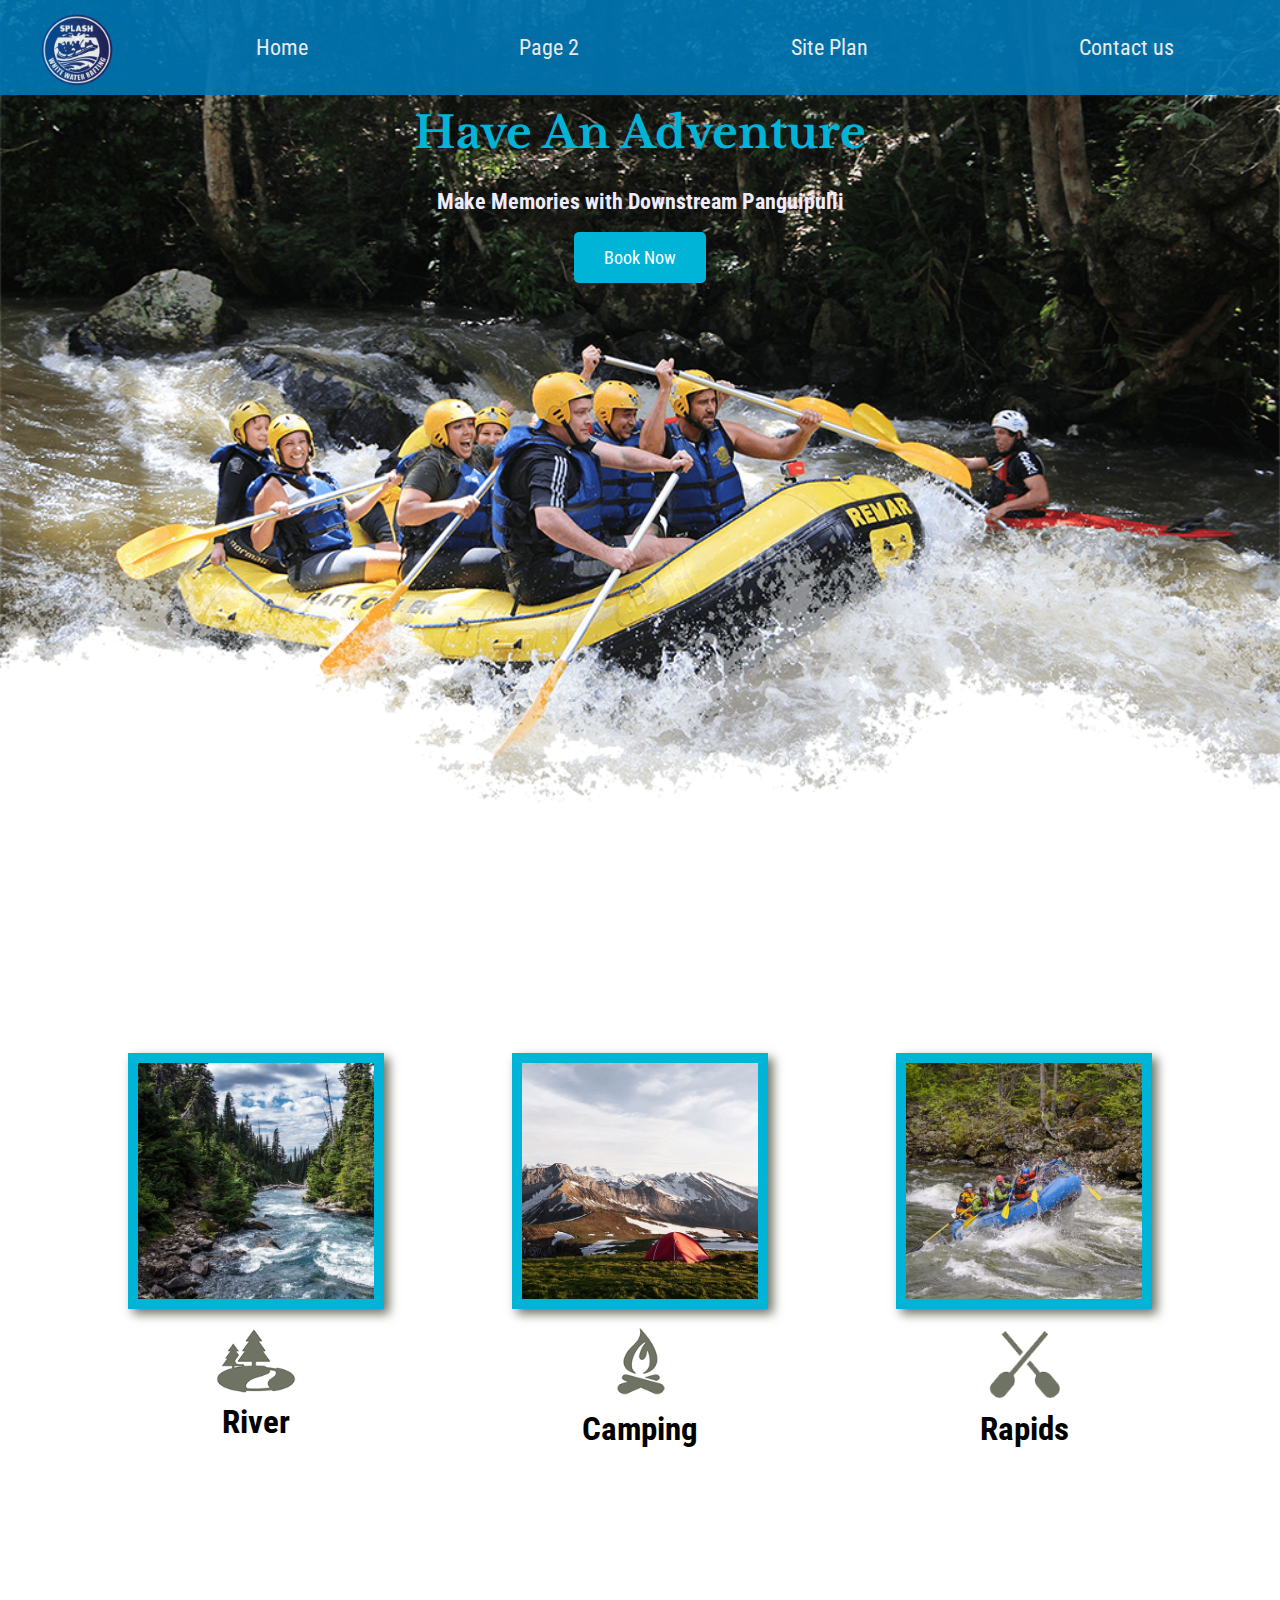
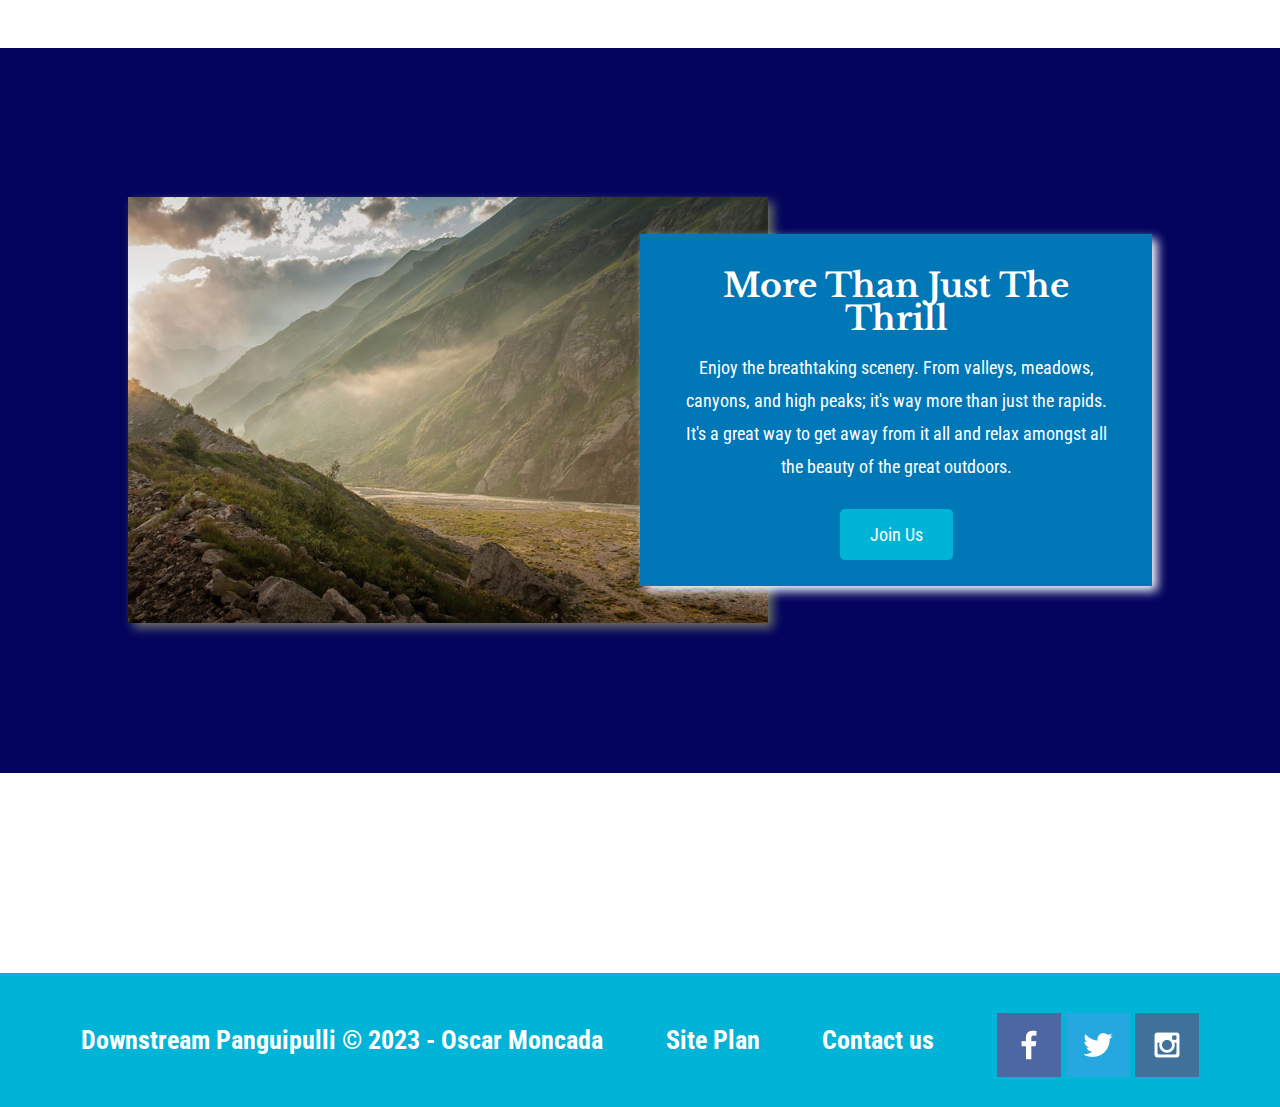
<file: index.html>
<!DOCTYPE html>
<html lang="en">

<head>
    <meta charset="UTF-8">
    <meta http-equiv="X-UA-Compatible" content="IE=edge">
    <meta name="viewport" content="width=device-width, initial-scale=1.0">
    <title>Whitewater Rafting Vacations | Downstream Panguipulli | Home</title>
    <link rel="stylesheet" href="nuevo.css">
</head>

<body>
    <div id="content">
        <header>
            <a id="logo_link" href="index.html">
                <img class="logo" src="images/logo2.png" alt="Downstream Panguipulli Logo">
            </a>
            <nav>
                <a href="index.html">Home</a>
                <a href="#">Page 2</a>
                <a href="site-plan-rafting.html">Site Plan</a>
                <a href="#">Contact us</a>
            </nav>
        </header>
        <div id="hero">
            <div id="hero-box">
                <img id="hero-img" src="images/hero.png" alt="People enjoying rafting">
            </div>
            <section id="hero-msg">
                <h1 class="home-title">Have An Adventure</h1>
                <h4>Make Memories with Downstream Panguipulli</h4>
                <div class="button-box">
                    <a class="book" href="site-plan-rafting.html">Book Now</a>
                </div>
            </section>
        </div>
        <main class="home-grid">
            <section class="rivers-card">
                <img class="card-img" src="images/rivers.jpg" alt="river in forest">
                <img class="icon" src="images/river_icon.png" alt="river icon">
                <h2>River</h2>
            </section>
            <section class="camping-card">
                <img class="card-img" src="images/camping.jpg" alt="tent in mountains">
                <img class="icon" src="images/fire_icon.png" alt="fire icon">
                <h2>Camping</h2>
            </section>
            <section class="rapids-card">
                <img class="card-img" src="images/rapids.jpg" alt="rafting boat">
                <img class="icon" src="images/oars_icon.png" alt="oars icon">
                <h2>Rapids</h2>
            </section>
            <div id="background"></div>
            <img class="mountains" src="images/mountains.jpg" alt="Misty mountains">
            <section class="msg">
                <h2> More Than Just The Thrill</h2>
                <p>Enjoy the breathtaking scenery. From valleys, meadows, canyons, and high peaks; it's way more than
                    just the rapids. It's a great way to get away from it all and relax amongst all the beauty of the
                    great outdoors. </p>
                <a class='join' href="site-plan-rafting.html">Join Us</a>
            </section>
        </main>
        <footer>
            <h3>Downstream Panguipulli &copy; 2023 - Oscar Moncada</h3>
            <h3><a href="site-plan-rafting.html">Site Plan</a></h3>
            <h3><a href="#">Contact us</a></h3>
            <div class="social">
                <a href="https://facebook.com" target="_blank">
                    <img src="images/facebook.png" alt="fb icon">
                </a>
                <a href="https://twitter.com" target="_blank">
                    <img src="images/twitter.png" alt="twitter icon">
                </a>
                <a href="https://instagram.com" target="_blank">
                    <img src="images/instagram.png" alt="instagram icon">
                </a>
            </div>
        </footer>
    </div>
</body>

</html>
</file>
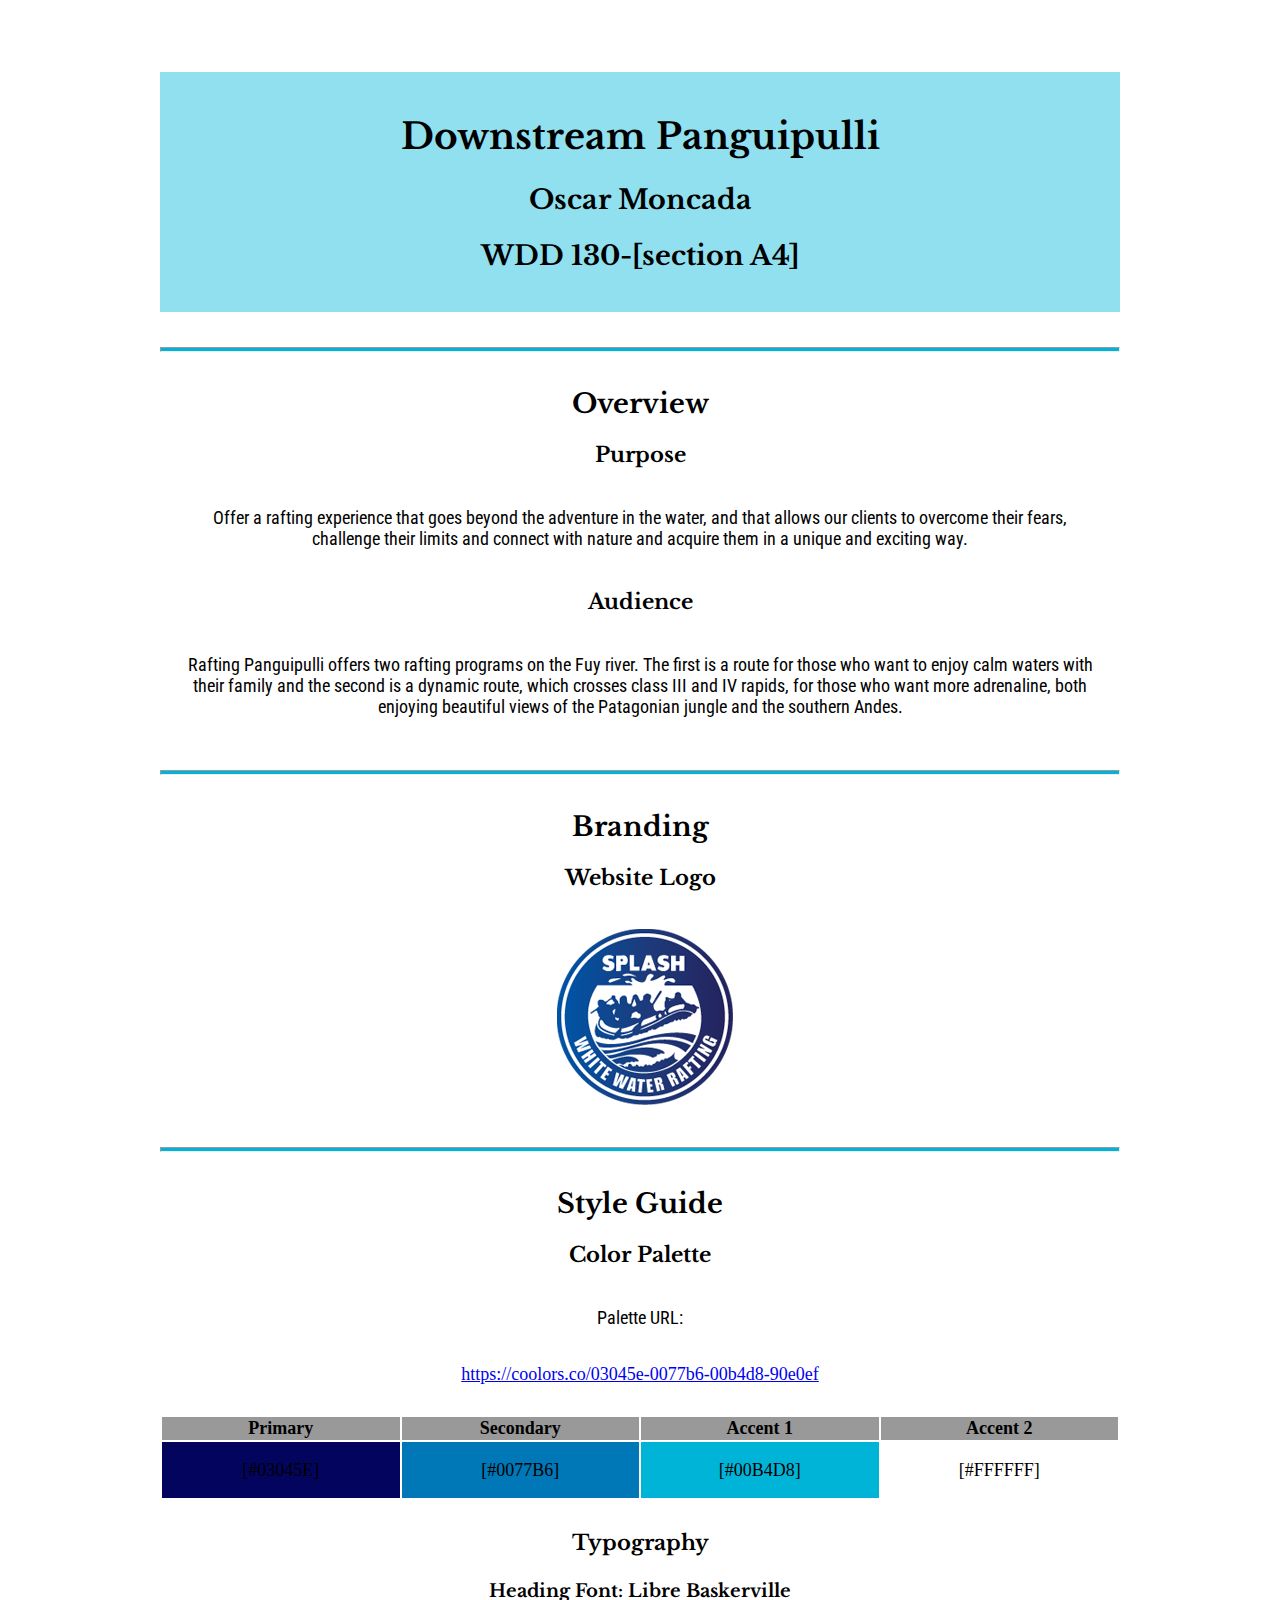
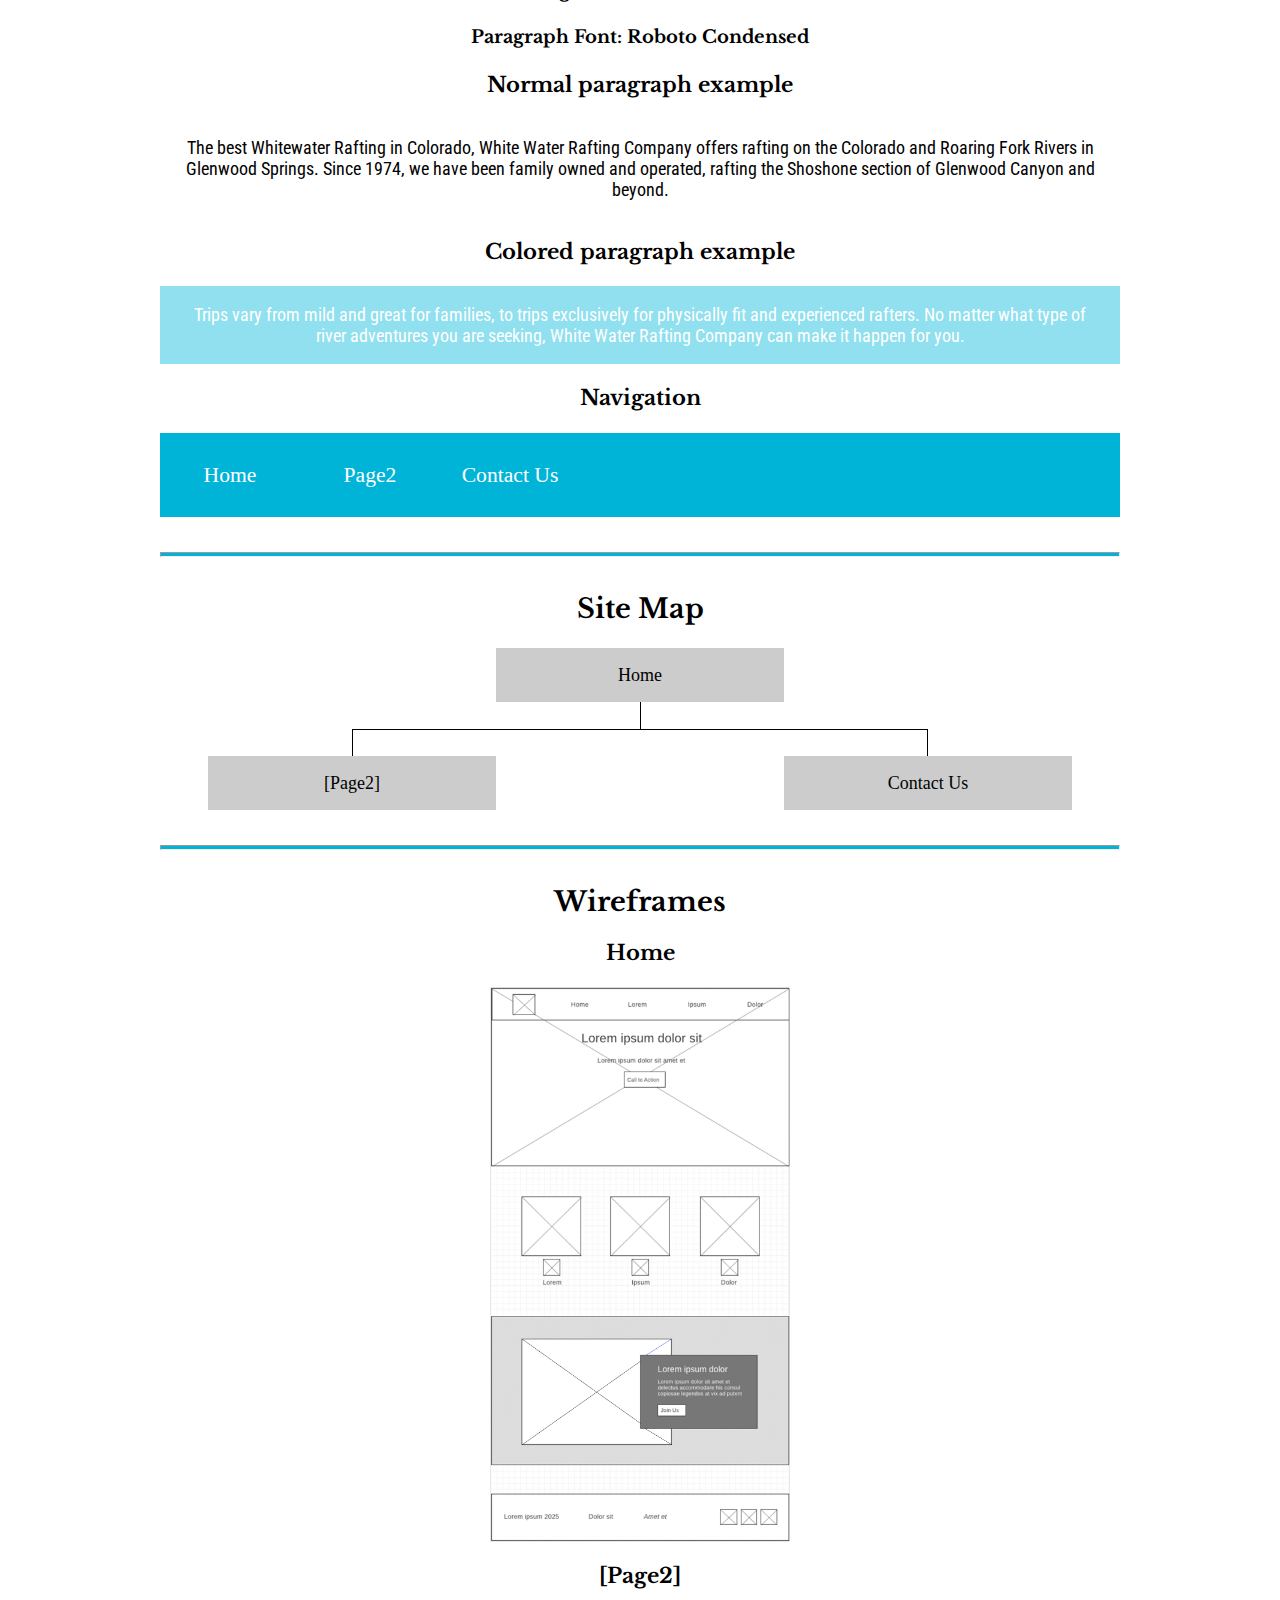
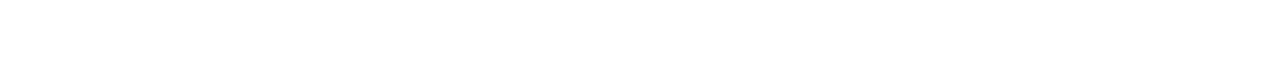
<file: site-plan-rafting.html>
<!DOCTYPE html>
<html lang="en-us">

<head>
  <meta charset="utf-8" />
  <title>Site Plan</title>
  <link type="text/css" rel="stylesheet" href="style.css" />
</head>

<body>
  <header>
    <h1>Downstream Panguipulli</h1>
    <h2>Oscar Moncada</h2>
    <h2>WDD 130-[section A4]</h2>
    <!-- In the header above, add the name of your site, your name and class number. For example if you are in section 3 you would put WDD 130-03 -->
  </header>
  <main>
    <!-- ------------------------Steps 2-5------------------------------ -->
    <hr />
    <h2>Overview</h2>
    <h3>Purpose</h3>
    <p>Offer a rafting experience that goes beyond the adventure in the water, and that allows our clients to overcome their fears, challenge their limits and connect with nature and acquire them in a unique and exciting way. </p>
    <!-- change this -->

    <h3>Audience</h3>
    <p>Rafting Panguipulli offers two rafting programs on the Fuy river. The first is a route for those who want to enjoy calm waters with their family and the second is a dynamic route, which crosses class III and IV rapids, for those who want more adrenaline, both enjoying beautiful views of the Patagonian jungle and the southern Andes. </p>
    <!-- change this -->

    <hr />
    <h2>Branding</h2>
    <h3>Website Logo</h3>
    <!-- Replace this with some sort of logo for your site.  A logo can be as simple as the name of your site in a nice font :) -->
    <img src="images/logo2.png" alt="Logo image" />
    <hr />
    <h2>Style Guide</h2>

    <!-- ------------------------Steps 6-9------------------------------ -->

    <h3>Color Palette</h3>
    <!--  The colors you choose for a website are one of the most important decisions you will make. Follow the instructions on the activity in Canvas then return and replace the color codes below with the hex color codes (the 6 digit numbers that show at the bottom of each color) for the colors you have chosen below.  You should have at least 2 colors but do not have to fill in all 4 if you do not need them.  -->

    <!-- Copy and paste the URL to your finished palette below. Replace the href value that is there with yours. Make sure to paste it into both the href value and the content text of the <a> tag -->
    <p>Palette URL:</p>
    <a href="https://coolors.co/03045e-0077b6-00b4d8-90e0ef"
      target="_blank">https://coolors.co/03045e-0077b6-00b4d8-90e0ef</a>

    <table class="colors">
      <tr>
        <th>Primary</th>
        <th>Secondary</th>
        <th>Accent 1</th>
        <th>Accent 2</th>
      </tr>
      <!-- Replace the numbers in the boxes below with your hex color codes. Then switch to the site-plan.css file and change your colors there as well. -->
      <tr>
        <td class="primary">[#03045E]</td>
        <td class="secondary">[#0077B6]</td>
        <td class="accent1">[#00B4D8]</td>
        <td class="accent2">[#FFFFFF]</td>
      </tr>
    </table>

    <!-- ------------------------Steps 10-12------------------------------ -->

    <h3>Typography</h3>
    <!-- Choose a font for your paragraphs (body copy) and headlines. What font(s) have you chosen? Think also about which of your colors above you might use for background and font colors. -->

    <h4>
      Heading Font: Libre Baskerville
      <!-- change this -->
    </h4>
    <h4>
      Paragraph Font: Roboto Condensed
      <!-- change this -->
    </h4>
    <h3>Normal paragraph example</h3>
    <p>
      The best Whitewater Rafting in Colorado, White Water Rafting Company
      offers rafting on the Colorado and Roaring Fork Rivers in Glenwood
      Springs. Since 1974, we have been family owned and operated, rafting the
      Shoshone section of Glenwood Canyon and beyond.
    </p>
    <h3>Colored paragraph example</h3>
    <p class="colored">
      Trips vary from mild and great for families, to trips exclusively for
      physically fit and experienced rafters. No matter what type of river
      adventures you are seeking, White Water Rafting Company can make it
      happen for you.
    </p>

    <!-- ------------------------Step 13------------------------------ -->

    <h3>Navigation</h3>
    <!-- Think about how you want your navigation bar to look. In the site-plan.css file change the colors to your colors to get the look you desire. -->
    <nav>
      <a href="#">Home</a>
      <a href="#">Page2</a>
      <a href="#">Contact Us</a>
    </nav>
    <hr />
    <h2>Site Map</h2>
    <div class="sitemap">
      <div class="sm-home">Home</div>
      <div class="sm-page2">
        [Page2]
        <!-- this page will have a name later -->
      </div>
      <div class="sm-page3">Contact Us</div>

      <div class="top">&nbsp;</div>
      <div class="left">&nbsp;</div>
      <div class="right">&nbsp;</div>
    </div>
    <hr />
    <h2>Wireframes</h2>

    <h3>Home</h3>

    <img src="images/wireframe_home.png" alt="home page wireframe" />

    <h3>[Page2]</h3>

  </main>
</body>

</html>
</file>
<file: nuevo.css>
@import url('https://fonts.googleapis.com/css2?family=Libre+Baskerville:ital@1&family=Roboto+Condensed:ital,wght@1,300&display=swap');

#content {
    max-width: 1600px;
    margin: 0 auto;
}

nav a {
    text-align: center;
    color: white;
    text-decoration: none;
    padding: 35px;
}

#hero-msg h1,
#hero-msg h4 {
    text-align: center;
}

.button-box {
    text-align: center;
}

main section {
    text-align: center;
}

#background {
    height: 725px;
}

body {
    background-color: white;
    font-family: 'Roboto Condensed', sans-serif, arial;
    font-size: 22px;
    padding: 0;
    margin: 0;
}

header {
    background-color: #0077B6;
    opacity: 90%;
}


nav a:hover {
    background-color: #00B4D8;
    color: white;
}

.book,
.join {
    background-color: #00B4D8;
    color: white;
    text-decoration: none;
    font-size: 18px;
    padding: 15px 30px;
    margin-top: 50px;
    border-radius: 5px;
}

#background {
    background-color: #03045E;
}

.msg {
    background-color: #0077B6  ;
    line-height: 1.5em;
    padding: 35px;
    grid-column: 6/10;
    grid-row: 6/7;
    box-shadow: 5px 5px 10px white;
}

.home-title {
    color: white;
    font-family: 'Libre Baskerville', serif, arial;
    font-size: 2em;
    margin-top: 10px;
}

h2 {
    margin: 0;
}

h4 {
    color: white;
}

.book:hover,
.join:hover {
    color: white;
}

.msg h2 {
    color: white;
    font-family: 'Libre Baskerville', serif, arial;
}

.msg p {
    color: white;
    font-size: .8em;
    padding-bottom: 15px;
}

footer {
    background-color: #00B4D8;
    padding: 25px 50px;
    margin-top: 200px;
    display: flex;
    justify-content: space-around;
    align-items: center;
}

footer h3 {
    color: white;
}

footer h3 a:hover {
    text-decoration: underline;
}

footer a {
    color: white;
    text-decoration: none;
}

footer a:hover {
    color: rgb(15, 3, 61);
}

footer .social img {
    padding-top: 15px;
}

.icon {
    padding-top: 10px;
}

.logo,
.icon {
    width: 80px;
}

#hero-img {
    width: 100%;
}

#logo_link {
    padding-top: 5px;
}

.rivers-card,
.camping-card,
.rapids-card {
    margin: 200px 0;
}

.card-img {
    border: 10px solid #00B4D8;
    transition: transform .5s;
    box-shadow: 5px 5px 10px #6f7364;
}

main section img {
    box-sizing: border-box;
}

/* Grid */

header {
    display: grid;
    grid-template-columns: 150px auto;
}

nav {
    display: flex;
    justify-content: space-around;
}

#logo_link {
    padding-top: 5px;
    justify-self: center;
    align-self: center;
}

#hero {
    display: grid;
    grid-template-columns: 1fr 3fr 1fr;
    margin-top: -100px;
}

#hero-box {
    grid-column: 1/4;
    grid-row: 1/3;
    z-index: -1;
}

#hero-msg {
    grid-column: 2/3;
    grid-row: 1/2;
    margin-top: 100px;
}

#hero-msg h1 {
    color: #00B4D8;
}

#hero-msg h4 {
    color: #edebfc;
}

.home-grid {
    display: grid;
    grid-template-columns: repeat(10, 1fr);
}

.card-img, .mountains {
    width: 100%;
}

.rivers-card{
    grid-column: 2/4;
    grid-row: 2/3;
    
}

.camping-card {
    grid-column: 5/7;
    grid-row: 2/3;
    
}

.rapids-card {
    grid-column: 8/10;
    grid-row: 2/3;
    
}

#background {
    grid-column: 1/11;
    grid-row: 4/9;
}

.mountains {
    width: 100%;
    grid-column: 2/7;
    grid-row: 5/8;
    box-shadow: 5px 5px 10px #6f7364;
}

img {
    transition: all 0.5s;
}

img:hover{
    transform: scale(1.1);
    opacity: 40%;
}

.card-img:hover {
    opacity: .6;
    transform: scale(1.1);
}

/* Responsive Design */

@media screen and (max-width: 900px) {
    #hero, .home-grid {
        display: block;
        height: auto;
    }
    nav, footer {
        flex-direction: column;
    }
    nav a {
        display: block;
        padding: 15px;
    }
    #hero {
        margin-top: 0;
    }
    #hero-msg {
        margin-top: 0;
    }
    #hero-msg h4 {
        display: none;
    }
    .home-title {
        font-size: 25px;
        color: #6f7364;
    }
    .rivers-card, .camping-card, .rapids-card { 
        margin: 50px auto;
        width: 60%;
    }
    #background {
        display: none;
    }
    .mountains, .msg {
        width: 80%;
        display: block;
        margin: 0 auto;
    }
    footer {
        margin-top: 25px;
    }
}


.rivers-title {
    text-align: center;
}

.rivers-article1{
    display: grid;
    grid-template-columns: 1fr 1fr;
}

.river1{
    width: 95%;
    grid-column: 1/2;
    grid-row: 1/5;
    margin: auto;
}

.river1-text{
    grid-column: 2/3;
    grid-row: 1/5;
}

.rivers-article2{
    display: grid;
    grid-template-columns: 1fr 1fr;
}

.river2{
    width: 95%;
    grid-column: 2/3;
    grid-row: 1/5;
    margin: auto;
}

.river2-text{
    grid-column: 1/2;
    grid-row: 1/5;
}


.rivers-article3{
    text-align: center;
    margin: 50px;
    padding: 0 50px;
}


.river3 {
    display: block;
    margin-left: auto;
    margin-right: auto;
    width: 40%;
  }
</file>
<file: style.css>
/* if you are using any Google fonts change the font names below to your fonts. 
Any spaces in your font name should be replaced with a +. 
Fonts are separated by a | */
@import url('https://fonts.googleapis.com/css2?family=Libre+Baskerville:ital@1&family=Roboto+Condensed:ital,wght@1,300&display=swap');

:root {
  /* change the values below to your colors from your palette */
  --primary-color: #03045E   ;
  --secondary-color: #0077B6 ;
  --accent1-color: #00B4D8;
  --accent2-color: #FFFFFF;

  /* change the values below to your chosen font(s) */
  --heading-font: 'Libre Baskerville', serif;
  --paragraph-font: 'Roboto Condensed', sans-serif;

  /* these colors below should be chosen from among your palette colors above */
  --headline-color-on-white: black;  /* headlines on a white background */ 
  --headline-color-on-color: #000000; /* headlines on a colored background */ 
  --paragraph-color-on-white: black; /* paragraph text on a white background */ 
  --paragraph-color-on-color: #FFFFFF; /* paragraph text on a colored background */ 
  --paragraph-background-color: #90E0EF ;
  --nav-link-color: white;
  --nav-background-color: #00B4D8;
  --nav-hover-link-color: white;
  --nav-hover-background-color: #03045E;
}


/*  Look around below...but DON'T CHANGE ANYTHING! */

body {
  max-width: 960px;
  margin: 0 auto;
  padding: 4em;
  font-size: 18px;
  text-align: center;
}
img {
  display: block;
  margin: 0 auto;
  max-width: 300px;
}
h1, h2, h3, h4, h5, h6 {
  font-family: var(--heading-font);
  color: var(--headline-color-on-white);
}
h2 {
  text-align: center;
}
hr {
  height: 3px;
  margin: 35px 0;
  background: var(--accent1-color);
}
header {
  padding: 1em;
  text-align: center;
  color: var(--paragraph-color-on-color);
  background-color: var(--paragraph-background-color);
}
header > h1, header > h2 {
  color: var(--headline-color-on-color);
}
p {
  font-family: var(--paragraph-font);
  color: var(--paragraph-color);
  padding: 1em;
}
.colors {
  width: 100%;
  min-width: 350px;
  margin: 30px auto;
  text-align: center;
}
.colors th {
  background-color: #999;
}
.colors td{
  width: 25%;
  height: 3em;
}
.primary {
  background-color: var(--primary-color);
}
.secondary {
  background-color: var(--secondary-color);
}
.accent1 {
  background-color: var(--accent1-color);
}
.accent2{
  background-color: var(--accent2-color);
}
p.colored {
  background-color: var(--paragraph-background-color);
  color: var(--paragraph-color-on-color);
}
nav {
  background-color: var(--nav-background-color);
  line-height: 3em;
  text-align: center;
  font-size: 1.2em;
}
nav  {
  list-style-type: none;
  display: flex;
}
nav a {
  padding:1em;
  min-width: 120px;
  text-decoration: none;
  padding: 10px;
}
nav a:link, nav a:visited {
  color: var(--nav-link-color);
}
nav a:hover {
  color: var(--nav-hover-link-color);
  background-color: var(--nav-hover-background-color);
}
.sitemap {
  display: grid;
  justify-content: center;

  grid-template-columns: repeat(6, 15%);
  grid-template-rows: 3em 1.5em 1.5em 3em;
  grid-template-areas: ". . home home . ."
    ". . . top . ."
    ". left left right right ."
    "page2 page2 . . page3 page3";
}
.sitemap > div {
  text-align: center;
}
.sm-home {
  grid-area: home;
  background-color: #ccc;
  line-height: 3em;
}
.sm-page2 {
  grid-area: page2;
  background-color: #ccc;
  line-height: 3em;
}
.sm-page3 {
  grid-area: page3;
  background-color: #ccc;
  line-height: 3em;
}
.top {
  grid-area: top;
  border-left: 1px solid;
}
.left {
  grid-area: left;
  border-top: 1px solid;
  border-left: 1px solid;
}
.right {
  grid-area: right;
  border-top: 1px solid;
  border-right: 1px solid;
}
</file>
